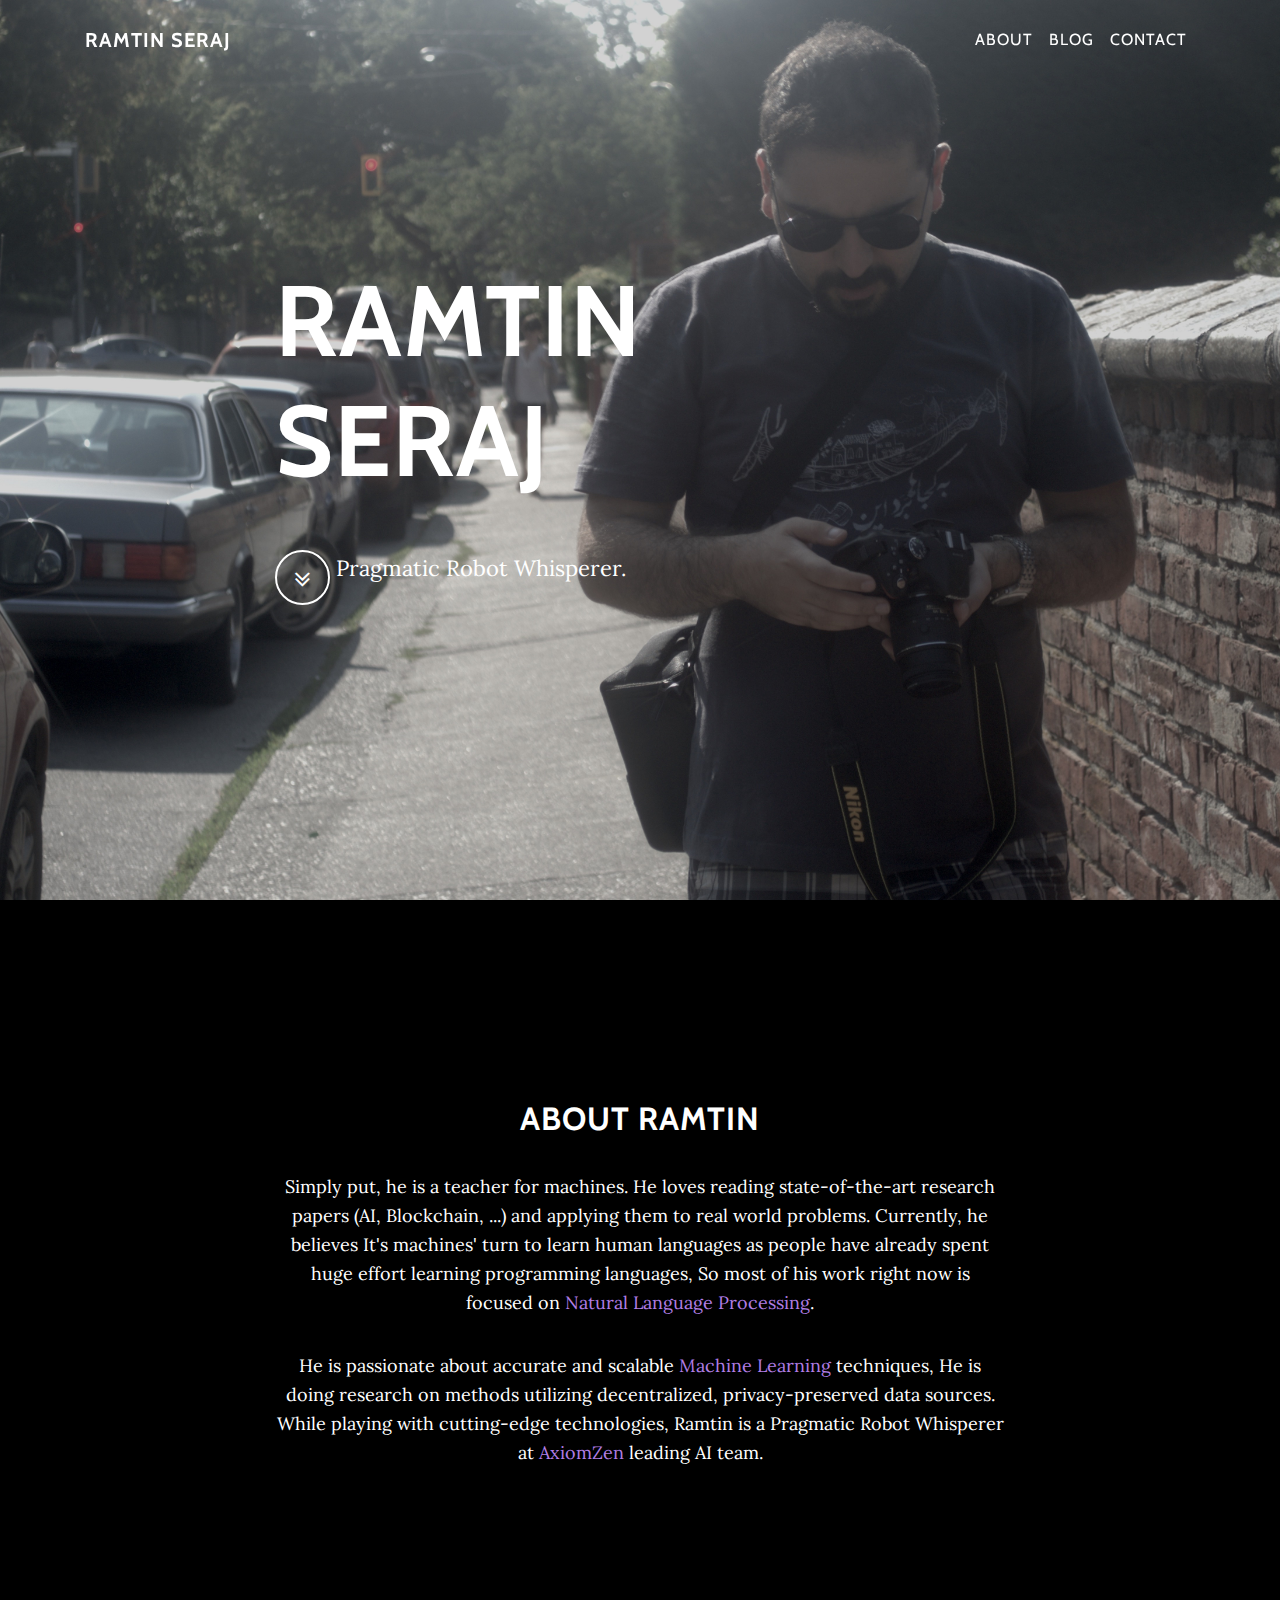
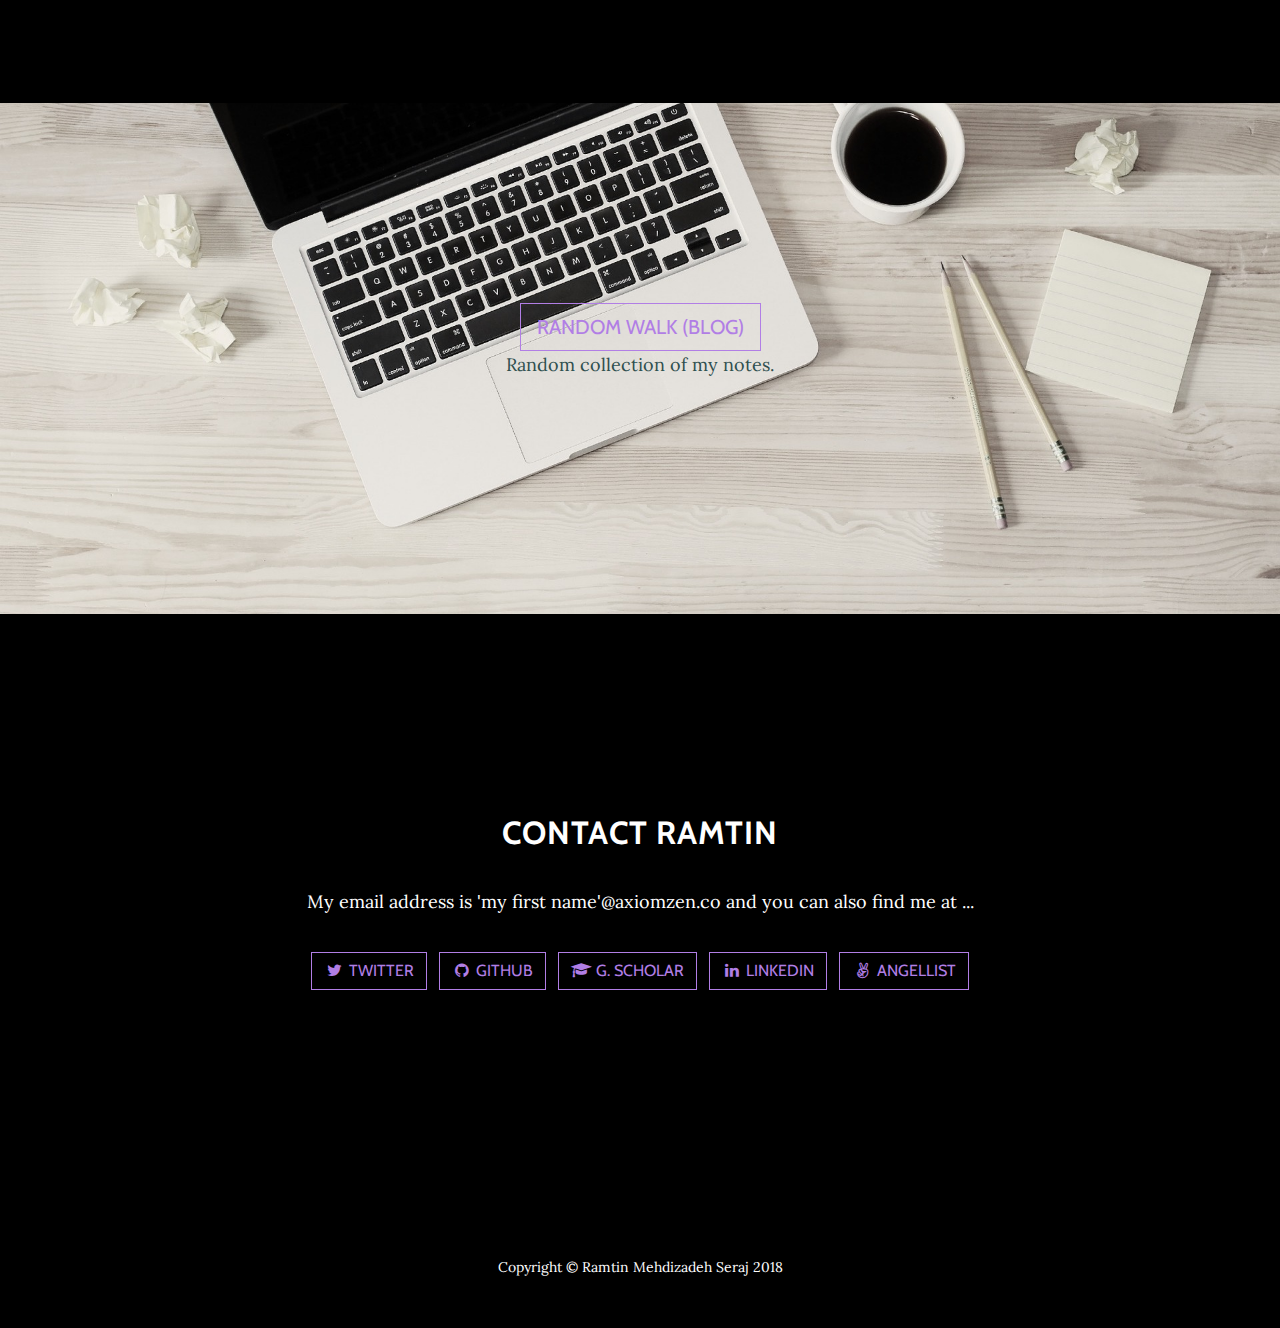
<file: index.html>
<!DOCTYPE html>
<html lang="en">

  <head>

    <meta charset="utf-8">
    <meta name="viewport" content="width=device-width, initial-scale=1, shrink-to-fit=no">
    <meta name="description" content="">
    <meta name="author" content="">

    <title>Ramtin Mehdizadeh Seraj</title>

    <!-- Bootstrap core CSS -->
    <link href="vendor/bootstrap/css/bootstrap.min.css" rel="stylesheet">

    <!-- Custom fonts for this template -->
    <link href="vendor/font-awesome/css/font-awesome.min.css" rel="stylesheet" type="text/css">
    <link href="https://fonts.googleapis.com/css?family=Lora:400,700,400italic,700italic" rel="stylesheet" type="text/css">
    <link href='https://fonts.googleapis.com/css?family=Cabin:700' rel='stylesheet' type='text/css'>

    <!-- Custom styles for this template -->
    <link href="css/grayscale.css" rel="stylesheet">

  </head>

  <body id="page-top">

    <!-- Navigation -->
    <nav class="navbar navbar-expand-lg navbar-light fixed-top" id="mainNav">
      <div class="container">
        <a class="navbar-brand js-scroll-trigger" href="#page-top">Ramtin Seraj</a>
        <button class="navbar-toggler navbar-toggler-right" type="button" data-toggle="collapse" data-target="#navbarResponsive" aria-controls="navbarResponsive" aria-expanded="false" aria-label="Toggle navigation">
          Menu
          <i class="fa fa-bars"></i>
        </button>
        <div class="collapse navbar-collapse" id="navbarResponsive">
          <ul class="navbar-nav ml-auto">
            <li class="nav-item">
              <a class="nav-link js-scroll-trigger" href="#about">About</a>
            </li>
            <li class="nav-item">
              <a class="nav-link js-scroll-trigger" href="#blog">Blog</a>
            </li>
            <li class="nav-item">
              <a class="nav-link js-scroll-trigger" href="#contact">Contact</a>
            </li>
          </ul>
        </div>
      </div>
    </nav>

    <!-- Intro Header -->
    <header class="masthead">
      <div class="intro-body">
        <div class="container">
          <div class="row">
            <div class="col-lg-8 mx-auto">
              <h1 class="brand-heading">Ramtin<br>Seraj</h1>
              <p class="intro-text">
              <a href="#about" class="btn btn-circle js-scroll-trigger">
                <i class="fa fa-angle-double-down animated"></i>
              </a>
               Pragmatic Robot Whisperer.
              </p>
            </div>
          </div>
        </div>
      </div>
    </header>

    <!-- About Section -->
    <section id="about" class="content-section text-center">
      <div class="container">
        <div class="row">
          <div class="col-lg-8 mx-auto">
            <h2>About Ramtin</h2>
            <p>Simply put, he is a teacher for machines. He loves reading state-of-the-art research papers (AI, Blockchain, ...) and applying them to real world problems. Currently, he believes It's machines' turn to learn human languages as people have already spent huge effort learning programming languages, So most of his work right now is focused on <a href="https://en.wikipedia.org/wiki/Natural-language_processing">Natural Language Processing</a>. 
            </p>
            <p>
            He is passionate about accurate and scalable <a href="https://en.wikipedia.org/wiki/Machine_learning">Machine Learning</a> techniques, He is doing research on methods utilizing decentralized, privacy-preserved data sources.
             While playing with cutting-edge technologies, Ramtin is a Pragmatic Robot Whisperer at <a href="http://axiomzen.co">AxiomZen</a> leading AI team.
             </p>
          </div>
        </div>
      </div>
    </section>

    <!-- Download Section -->
    <section id="blog" class="blog-section content-section text-center">
      <div class="container">
        <div class="col-lg-8 mx-auto">
          <a href="/random-walk" class="btn btn-default btn-lg">Random Walk (Blog)</a>
          <br>
          <p>Random collection of my notes.</p>
        </div>
      </div>
    </section>
    <!-- Contact Section -->
    <section id="contact" class="content-section text-center">
      <div class="container">
        <div class="row">
          <div class="col-lg-8 mx-auto">
            <h2>Contact Ramtin</h2>
            <p>My email address is 'my first name'@axiomzen.co and you can also find me at ... </p>
            <ul class="list-inline banner-social-buttons">
              <li class="list-inline-item">
                <a href="https://twitter.com/RamtinMehdizade" class="btn btn-default">
                  <i class="fa fa-twitter fa-fw"></i>
                  <span class="network-name">Twitter</span>
                </a>
              </li>
              <li class="list-inline-item">
                <a href="https://github.com/ramtinms" class="btn btn-default">
                  <i class="fa fa-github fa-fw"></i>
                  <span class="network-name">Github</span>
                </a>
              </li>
              <li class="list-inline-item">
                <a href="https://scholar.google.ca/citations?user=BpuPXacAAAAJ" class="btn btn-default">
                  <i class="fa fa-graduation-cap fa-fw"></i>
                  <span class="network-name">G. Scholar</span>
                </a>
              </li>
              <li class="list-inline-item">
                <a href="https://www.linkedin.com/pub/ramtin-mehdizadeh-seraj/42/44b/78a" class="btn btn-default">
                  <i class="fa fa-linkedin fa-fw"></i>
                  <span class="network-name">LinkedIn</span>
                </a>
              </li>
              <li class="list-inline-item">
                <a href="https://angel.co/ramtin" class="btn btn-default">
                  <i class="fa fa-angellist fa-fw"></i>
                  <span class="network-name">AngelList</span>
                </a>
              </li>
            </ul>
          </div>
        </div>
      </div>
    </section>

    <!-- Map Section -->
    <!--  <div id="map"></div> -->
    <!-- Footer -->
    <footer>
      <div class="container text-center">
        <p>Copyright &copy; Ramtin Mehdizadeh Seraj 2018</p>
      </div>
    </footer>

    <!-- Bootstrap core JavaScript -->
    <script src="vendor/jquery/jquery.min.js"></script>
    <script src="vendor/bootstrap/js/bootstrap.bundle.min.js"></script>

    <!-- Plugin JavaScript -->
    <script src="vendor/jquery-easing/jquery.easing.min.js"></script>

    <!-- Google Maps API Key - Use your own API key to enable the map feature. More information on the Google Maps API can be found at https://developers.google.com/maps/ -->
    <!-- <script src="https://maps.googleapis.com/maps/api/js?key=AIzaSyCRngKslUGJTlibkQ3FkfTxj3Xss1UlZDA&sensor=false"></script> -->

    <!-- Custom scripts for this template -->
    <script src="js/grayscale.min.js"></script>

  </body>

</html>
</file>
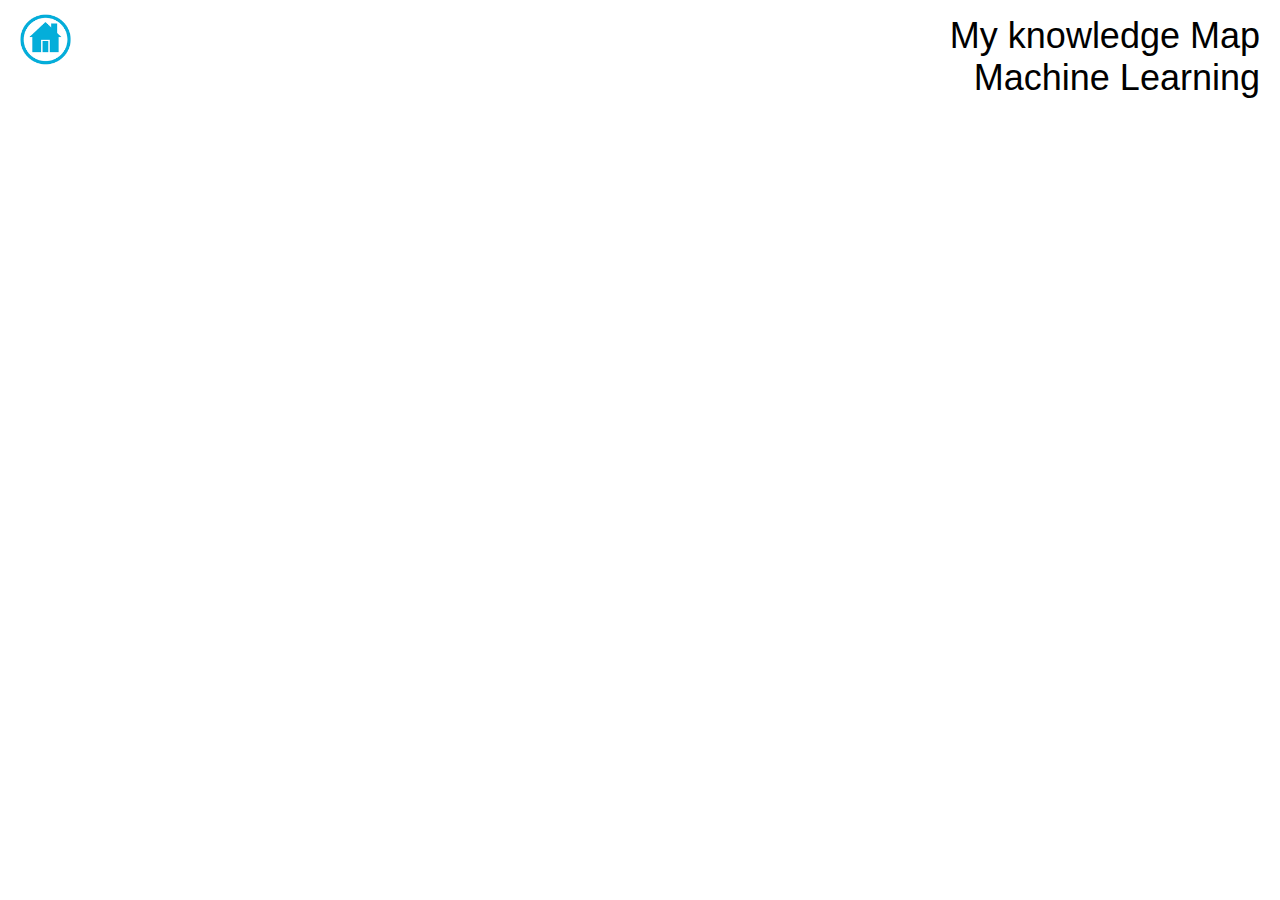
<file: ml.html>
<!DOCTYPE html>
<meta charset="utf-8">
    <link type="text/css" rel="stylesheet" href="style.css">

<style>

.node {
  cursor: pointer;
}

.node circle {
  fill: #fff;
  stroke: steelblue;
  stroke-width: 2px;
}

.node text {
  font: 10px sans-serif;
}

.link {
  fill: none;
  stroke: #ccc;
  stroke-width: 1.5px;
}

.link2 {
  fill: none;
  stroke: #fff;
  stroke-width: 1.5px;
}

</style>
<body>
   <p ><a href="http://sfu.ca/~rmehdiza"><img src="images/home.png" width="4%" hspace="20"></b></p>
<div id="footer" style="position:absolute; right:20px; top:15px;">
    My knowledge Map </br> Machine Learning 
   <!--      <div class="nytg-navBar" style="right:20px;"> -->
<!--     <ul align="left" class="nytg-navigation clearfix" style="list-style-type:none">
        <li id="expandall">Expand All</li> -->
<!--          <li id="stateButton">My working area now!</li> -->
 <!--        <li id="localButton">Local</li> 
    </ul> -->
<!--</div> -->


</div>

<script src="http://d3js.org/d3.v3.min.js"></script>
<script>

var margin = {top: 20, right: 20, bottom: 20, left: 120},
    width = 1400 - margin.right - margin.left,
    height = 1100 - margin.top - margin.bottom;
    
var i = 0,
    duration = 750,
    root;


var tree = d3.layout.tree()
    .size([height, width]);

var diagonal = d3.svg.diagonal()
    .projection(function(d) { return [d.y, d.x]; });

var svg = d3.select("body").append("svg")
    .attr("width", width + margin.right + margin.left)
    .attr("height", height + margin.top + margin.bottom)
  .append("g")
    .attr("transform", "translate(" + margin.left + "," + margin.top + ")");
  

  svg.append("circle")
    .attr("cx", 925)
    .attr("cy", 125)
    .attr("r", 5)
    .attr("width", 50)
    .attr("height", 50)
    .style("fill", "#fff")
    .style("stroke-width", "1px")
    .style("stroke", "steelblue");

  svg.append("circle")
    .attr("cx", 985)
    .attr("cy", 125)
    .attr("r", 5)
    .attr("width", 50)
    .attr("height", 50)
    .style("fill", "#fff")
    .style("stroke-width", "3px")
    .style("stroke", "steelblue");

      svg.append("circle")
    .attr("cx", 1045)
    .attr("cy", 125)
    .attr("r", 5)
    .attr("width", 50)
    .attr("height", 50)
    .style("fill", "#fff")
    .style("stroke-width", "5px")
    .style("stroke", "steelblue");

    svg.append("svg:defs")
 .append("svg:marker")
  .attr("id", "arrow")
  .attr("viewBox", "0 0 10 10")
  .attr("refX", 5)
  .attr("refY", 5)
  .attr("markerUnits", "strokeWidth")
  .attr("markerWidth", 8)
  .attr("markerHeight", 6)
  .attr("orient", "auto")
  .append("svg:path")
  .attr("d", "M 0 0 L 10 5 L 0 10 z");


svg.append("line")
 .attr ("x1",900)
 .attr ("x2",1060)
 .attr ("y1",105)
 .attr ("y2",105)
 .style ("stroke","black")
 .attr ("stroke-width",2)
 .attr ("marker-end","url(\#arrow)");

 svg.append('text').text('More Proficiency')
                .attr('x', 900)
                .attr('y', 100)
                .attr('fill', 'black')


d3.json("ml-knowledge.json", function(error, json) {
  if (error) return console.warn(error);
  root = json;
  root.x0 = height / 2;
  root.y0 = 0;

  function collapse(d) {
    if (d.children) {
      d._children = d.children;
      d._children.forEach(collapse);
      d.children = null;
    }
  }

    function toggleAll(d) {
      // console.log(d.name);
    if (d._children) {
      d._children.forEach(toggleAll);
      collapse(d);
    }
  }
 
  // root.children.forEach(toggleAll);
   root.children.forEach(collapse);
     //   toggleAll(root)


  update(root);
 

});

d3.select(self.frameElement).style("height", "800px");




function update(source) {

  // Compute the new tree layout.
  var nodes = tree.nodes(root).reverse(),
      links = tree.links(nodes);

  // Normalize for fixed-depth.
  nodes.forEach(function(d) { d.y = d.depth * 170; });

  // Update the nodes…
  var node = svg.selectAll("g.node")
      .data(nodes, function(d) { return d.id || (d.id = ++i); });

  // Enter any new nodes at the parent's previous position.
  var nodeEnter = node.enter().append("g")
      .attr("class", "node")
      .attr("transform", function(d) { return "translate(" + source.y0 + "," + source.x0 + ")"; })
      .on("click", click)
      .on("mouseover", function(d) {
      var g = d3.select(this); // The node
      // The class is used to remove the additional text later
      //TODO here
      // var infobox =g.append('rect')
      //     .classed('infobox', true)
      //    .attr("x", -30)
      //    .attr("y", -80)
      //    .attr("rx",10)
      //    .attr("ry",10)
      //    .attr("width", 80)
      //    .attr("height", 60)
      //    .style("fill","lightsteelblue" )
      //    .style("stroke","#ccc")
      //    .style("stroke-width",2)
      //    .style("opacity",0.9);

      // var info = g.append('text')
      //    .classed('info', true)
      //    .attr('x', -20)
      //    .attr('y', -50)
      //    .text('More info');
   })
  .on("mouseout", function() {
      // Remove the info text on mouse out.
      d3.select(this).select('rect.infobox').remove();
      d3.select(this).select('text.info').remove();

  });


  nodeEnter.append("circle")
      .attr("r", 1e-6)
      // .style("fill",function(d){return d.thiscolor});
      .style("fill", function(d) { return d._children ? "lightsteelblue" : "#fff"; });

  nodeEnter.append("text")
      .attr("x", function(d) { return d.children || d._children ? -10 : 10; })
      .attr("dy", ".35em")
      .attr("text-anchor", function(d) { return d.children || d._children ? "end" : "start"; })
      .text(function(d) { return d.name; })
      .style("fill-opacity", function(d){return d.myarea ? 1e-6 : 1e-3;});

  // Transition nodes to their new position.
  var nodeUpdate = node.transition()
      .duration(duration)
      .attr("transform", function(d) { return "translate(" + d.y + "," + d.x + ")"; });

  nodeUpdate.select("circle")
      .attr("r", 5.5)
      .style("stroke-width",function(d) { return d.proficiency ? d.proficiency : 1; })
      .style("fill", function(d) { return d._children ? "lightsteelblue" : "#fff"; });
      // .style("fill", function(d) { return d.thiscolor ? "lightsteelblue" : "#fff"; });


  nodeUpdate.select("text")
      .style("fill-opacity", 1);

  // Transition exiting nodes to the parent's new position.
  var nodeExit = node.exit().transition()
      .duration(duration)
      .attr("transform", function(d) { return "translate(" + source.y + "," + source.x + ")"; })
      .remove();

  nodeExit.select("circle")
      .attr("r", 1e-6);

  nodeExit.select("text")
      .style("fill-opacity", 1e-6);

  // Update the links…
  var link = svg.selectAll("path.link")
      .data(links, function(d) { return d.target.id; });

  // Enter any new links at the parent's previous position.
  link.enter().insert("path", "g")
      .attr("class", "link")
      // link2 
      .attr("d", function(d) {
        var o = {x: source.x0, y: source.y0};
        return diagonal({source: o, target: o});
      });

  // Transition links to their new position.
  link.transition()
      .duration(duration)
      .attr("d", diagonal);

  // Transition exiting nodes to the parent's new position.
  link.exit().transition()
      .duration(duration)
      .attr("d", function(d) {
        var o = {x: source.x, y: source.y};
        return diagonal({source: o, target: o});
      })
      .remove();

  // Stash the old positions for transition.
  nodes.forEach(function(d) {
    d.x0 = d.x;
    d.y0 = d.y;
  });
}

// Toggle children on click.
function click(d) {
  if (d.children) {
    d._children = d.children;
    d.children = null;
  } else {
    d.children = d._children;
    d._children = null;
  }
  update(d);
}

</script>
<script>
  (function(i,s,o,g,r,a,m){i['GoogleAnalyticsObject']=r;i[r]=i[r]||function(){
  (i[r].q=i[r].q||[]).push(arguments)},i[r].l=1*new Date();a=s.createElement(o),
  m=s.getElementsByTagName(o)[0];a.async=1;a.src=g;m.parentNode.insertBefore(a,m)
  })(window,document,'script','//www.google-analytics.com/analytics.js','ga');

  ga('create', 'UA-51239717-2', 'auto');
  ga('send', 'pageview');

</script>
</file>
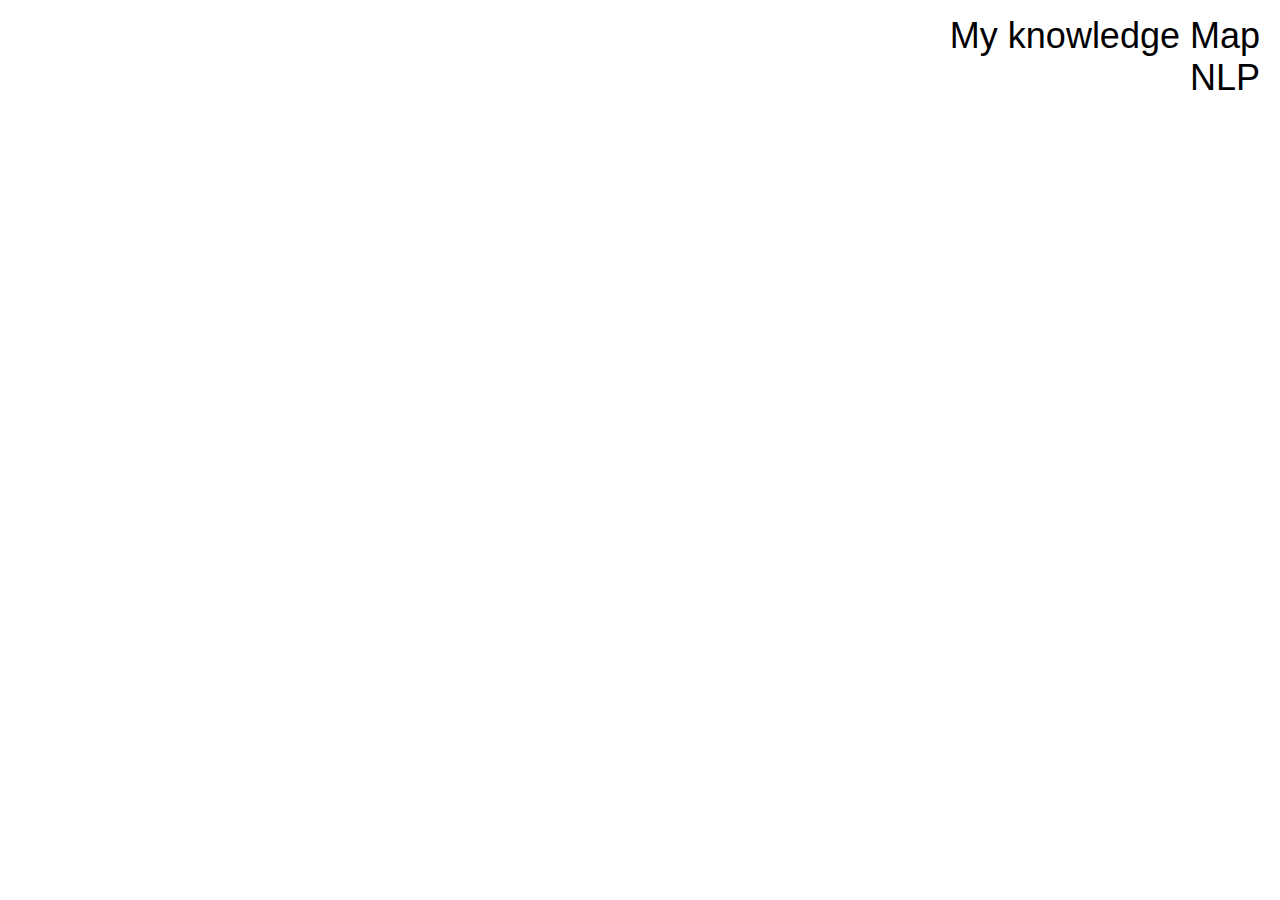
<file: nlp.html>
<!DOCTYPE html>
<meta charset="utf-8">
    <link type="text/css" rel="stylesheet" href="style.css">

<style>

.node {
  cursor: pointer;
}

.node circle {
  fill: #fff;
  stroke: steelblue;
  stroke-width: 2px;
}

.node text {
  font: 10px sans-serif;
}

.link {
  fill: none;
  stroke: #ccc;
  stroke-width: 1.5px;
}

.link2 {
  fill: none;
  stroke: #fff;
  stroke-width: 1.5px;
}

</style>
<body>
<div id="footer" style="position:absolute; right:20px; top:15px;">
    My knowledge Map </br> NLP 
   <!--      <div class="nytg-navBar" style="left:20px;">
    <ul class="nytg-navigation clearfix" style="list-style-type:none">
        <li id="expandall">Expand All</li>
         <li id="stateButton">My working area now!</li>
        <li id="localButton">Local</li> 
    </ul>
</div> -->


</div>

<script src="http://d3js.org/d3.v3.min.js"></script>
<script>

var margin = {top: 20, right: 20, bottom: 20, left: 120},
    width = 1400 - margin.right - margin.left,
    height = 1100 - margin.top - margin.bottom;
    
var i = 0,
    duration = 750,
    root;


var tree = d3.layout.tree()
    .size([height, width]);

var diagonal = d3.svg.diagonal()
    .projection(function(d) { return [d.y, d.x]; });

var svg = d3.select("body").append("svg")
    .attr("width", width + margin.right + margin.left)
    .attr("height", height + margin.top + margin.bottom)
  .append("g")
    .attr("transform", "translate(" + margin.left + "," + margin.top + ")");
  

  svg.append("circle")
    .attr("cx", 925)
    .attr("cy", 125)
    .attr("r", 5)
    .attr("width", 50)
    .attr("height", 50)
    .style("fill", "#fff")
    .style("stroke-width", "1px")
    .style("stroke", "steelblue");

  svg.append("circle")
    .attr("cx", 985)
    .attr("cy", 125)
    .attr("r", 5)
    .attr("width", 50)
    .attr("height", 50)
    .style("fill", "#fff")
    .style("stroke-width", "3px")
    .style("stroke", "steelblue");

      svg.append("circle")
    .attr("cx", 1045)
    .attr("cy", 125)
    .attr("r", 5)
    .attr("width", 50)
    .attr("height", 50)
    .style("fill", "#fff")
    .style("stroke-width", "5px")
    .style("stroke", "steelblue");

    svg.append("svg:defs")
 .append("svg:marker")
  .attr("id", "arrow")
  .attr("viewBox", "0 0 10 10")
  .attr("refX", 5)
  .attr("refY", 5)
  .attr("markerUnits", "strokeWidth")
  .attr("markerWidth", 8)
  .attr("markerHeight", 6)
  .attr("orient", "auto")
  .append("svg:path")
  .attr("d", "M 0 0 L 10 5 L 0 10 z");


svg.append("line")
 .attr ("x1",900)
 .attr ("x2",1060)
 .attr ("y1",105)
 .attr ("y2",105)
 .style ("stroke","black")
 .attr ("stroke-width",2)
 .attr ("marker-end","url(\#arrow)");

 svg.append('text').text('More Proficiency')
                .attr('x', 900)
                .attr('y', 100)
                .attr('fill', 'black')


d3.json("nlp-knowledge.json", function(error, json) {
  if (error) return console.warn(error);
  root = json;
  root.x0 = height / 2;
  root.y0 = 0;

  function collapse(d) {
    if (d.children) {
      d._children = d.children;
      d._children.forEach(collapse);
      d.children = null;
    }
  }

    function toggleAll(d) {
      // console.log(d.name);
    if (d._children) {
      d._children.forEach(toggleAll);
      collapse(d);
    }
  }
 
  // root.children.forEach(toggleAll);
   root.children.forEach(collapse);
     //   toggleAll(root)


  update(root);
 

});

d3.select(self.frameElement).style("height", "800px");




function update(source) {

  // Compute the new tree layout.
  var nodes = tree.nodes(root).reverse(),
      links = tree.links(nodes);

  // Normalize for fixed-depth.
  nodes.forEach(function(d) { d.y = d.depth * 170; });

  // Update the nodes…
  var node = svg.selectAll("g.node")
      .data(nodes, function(d) { return d.id || (d.id = ++i); });

  // Enter any new nodes at the parent's previous position.
  var nodeEnter = node.enter().append("g")
      .attr("class", "node")
      .attr("transform", function(d) { return "translate(" + source.y0 + "," + source.x0 + ")"; })
      .on("click", click)
      .on("mouseover", function(d) {
      var g = d3.select(this); // The node
      // The class is used to remove the additional text later
      //TODO here
      // var infobox =g.append('rect')
      //     .classed('infobox', true)
      //    .attr("x", -30)
      //    .attr("y", -80)
      //    .attr("rx",10)
      //    .attr("ry",10)
      //    .attr("width", 80)
      //    .attr("height", 60)
      //    .style("fill","lightsteelblue" )
      //    .style("stroke","#ccc")
      //    .style("stroke-width",2)
      //    .style("opacity",0.9);

      // var info = g.append('text')
      //    .classed('info', true)
      //    .attr('x', -20)
      //    .attr('y', -50)
      //    .text('More info');
   })
  .on("mouseout", function() {
      // Remove the info text on mouse out.
      d3.select(this).select('rect.infobox').remove();
      d3.select(this).select('text.info').remove();

  });


  nodeEnter.append("circle")
      .attr("r", 1e-6)
      // .style("fill",function(d){return d.thiscolor});
      .style("fill", function(d) { return d._children ? "lightsteelblue" : "#fff"; });

  nodeEnter.append("text")
      .attr("x", function(d) { return d.children || d._children ? -10 : 10; })
      .attr("dy", ".35em")
      .attr("text-anchor", function(d) { return d.children || d._children ? "end" : "start"; })
      .text(function(d) { return d.name; })
      .style("fill-opacity", function(d){return d.myarea ? 1e-6 : 1e-3;});

  // Transition nodes to their new position.
  var nodeUpdate = node.transition()
      .duration(duration)
      .attr("transform", function(d) { return "translate(" + d.y + "," + d.x + ")"; });

  nodeUpdate.select("circle")
      .attr("r", 5.5)
      .style("stroke-width",function(d) { return d.proficiency ? d.proficiency : 1; })
      .style("fill", function(d) { return d._children ? "lightsteelblue" : "#fff"; });
      // .style("fill", function(d) { return d.thiscolor ? "lightsteelblue" : "#fff"; });


  nodeUpdate.select("text")
      .style("fill-opacity", 1);

  // Transition exiting nodes to the parent's new position.
  var nodeExit = node.exit().transition()
      .duration(duration)
      .attr("transform", function(d) { return "translate(" + source.y + "," + source.x + ")"; })
      .remove();

  nodeExit.select("circle")
      .attr("r", 1e-6);

  nodeExit.select("text")
      .style("fill-opacity", 1e-6);

  // Update the links…
  var link = svg.selectAll("path.link")
      .data(links, function(d) { return d.target.id; });

  // Enter any new links at the parent's previous position.
  link.enter().insert("path", "g")
      .attr("class", "link")
      // link2 
      .attr("d", function(d) {
        var o = {x: source.x0, y: source.y0};
        return diagonal({source: o, target: o});
      });

  // Transition links to their new position.
  link.transition()
      .duration(duration)
      .attr("d", diagonal);

  // Transition exiting nodes to the parent's new position.
  link.exit().transition()
      .duration(duration)
      .attr("d", function(d) {
        var o = {x: source.x, y: source.y};
        return diagonal({source: o, target: o});
      })
      .remove();

  // Stash the old positions for transition.
  nodes.forEach(function(d) {
    d.x0 = d.x;
    d.y0 = d.y;
  });
}

// Toggle children on click.
function click(d) {
  if (d.children) {
    d._children = d.children;
    d.children = null;
  } else {
    d.children = d._children;
    d._children = null;
  }
  update(d);
}

</script>
</file>
<file: css/grayscale.css>
body {
  font-family: 'Lora', 'Helvetica Neue', Helvetica, Arial, sans-serif;
  position: relative;
  width: 100%;
  height: 100%;
  color: white;
  background-color: black;
}

html {
  width: 100%;
  height: 100%;
}

h1,
h2,
h3,
h4,
h5,
h6 {
  font-family: 'Cabin', 'Helvetica Neue', Helvetica, Arial, sans-serif;
  font-weight: 700;
  margin: 0 0 35px;
  letter-spacing: 1px;
  text-transform: uppercase;
}

p {
  font-size: 16px;
  line-height: 1.5;
  margin: 0 0 25px;
}

@media (min-width: 768px) {
  p {
    font-size: 18px;
    line-height: 1.6;
    margin: 0 0 35px;
  }
}

a {
  -webkit-transition: all 0.2s ease-in-out;
  -moz-transition: all 0.2s ease-in-out;
  transition: all 0.2s ease-in-out;
  color: #b17ee5;
}

a:focus, a:hover {
  text-decoration: none;
  color: #9d42ff;
}

#mainNav {
  font-family: 'Cabin', 'Helvetica Neue', Helvetica, Arial, sans-serif;
  margin-bottom: 0;
  text-transform: uppercase;
  border-bottom: 1px solid rgba(255, 255, 255, 0.3);
  background-color: black;
}

#mainNav .navbar-toggler {
  font-size: 14px;
  padding: 11px;
  color: white;
  border: 1px solid white;
}

#mainNav .navbar-brand {
  font-weight: 700;
}

#mainNav a {
  color: white;
}

#mainNav .navbar-nav .nav-item {
  -webkit-transition: background 0.3s ease-in-out;
  -moz-transition: background 0.3s ease-in-out;
  transition: background 0.3s ease-in-out;
}

#mainNav .navbar-nav .nav-item:hover {
  color: fade(white, 80%);
  outline: none;
  background-color: transparent;
}

#mainNav .navbar-nav .nav-item:active, #mainNav .navbar-nav .nav-item:focus {
  outline: none;
  background-color: transparent;
}

@media (min-width: 992px) {
  #mainNav {
    padding-top: 20px;
    padding-bottom: 20px;
    -webkit-transition: background 0.3s ease-in-out, padding-top 0.3s ease-in-out, padding-bottom 0.3s;
    -moz-transition: background 0.3s ease-in-out, padding-top 0.3s ease-in-out, padding-bottom 0.3s;
    transition: background 0.3s ease-in-out, padding-top 0.3s ease-in-out, padding-bottom 0.3s;
    letter-spacing: 1px;
    border-bottom: none;
    background: transparent;
  }
  #mainNav.navbar-shrink {
    padding-top: 10px;
    padding-bottom: 10px;
    border-bottom: 1px solid rgba(255, 255, 255, 0.3);
    background: black;
  }
  #mainNav .nav-link.active {
    outline: none;
    background-color: rgba(255, 255, 255, 0.3);
  }
  #mainNav .nav-link.active:hover {
    color: white;
  }
}

.masthead {
  display: table;
  width: 100%;
  height: auto;
  padding: 200px 0;
  text-align: center;
  color: white;
  background: url("../img/intro-bg.jpg") no-repeat top center scroll;
  background-color: black;
  -webkit-background-size: cover;
  -moz-background-size: cover;
  -o-background-size: cover;
  background-size: cover;
}

.masthead .intro-body {
  display: table-cell;
  vertical-align: middle;
}

.masthead .intro-body .brand-heading {
  font-size: 50px;
  text-align: left;
}

.masthead .intro-body .intro-text {
  font-size: 18px;
}

@media (min-width: 768px) {
  .masthead {
    height: 100%;
    padding: 0;
  }
  .masthead .intro-body .brand-heading {
    font-size: 100px;
  }
  .masthead .intro-body .intro-text {
    font-size: 22px;
    text-align: left;
  }
}

.btn-circle {
  font-size: 26px;
  width: 55px;
  height: 55px;
  margin-top: 15px;
  line-height: 45px;
  -webkit-transition: background 0.3s ease-in-out;
  -moz-transition: background 0.3s ease-in-out;
  transition: background 0.3s ease-in-out;
  color: white;
  border: 2px solid white;
  border-radius: 100% !important;
  background: transparent;
}

.btn-circle:focus, .btn-circle:hover {
  color: white;
  outline: none;
  background: rgba(255, 255, 255, 0.1);
}

.content-section {
  padding-top: 150px;
  padding-bottom: 150px;
}

.blog-section {
  color: darkslategrey;
  background: url("../img/blog-bg.jpg") no-repeat center center scroll;
  background-color: black;
  -webkit-background-size: cover;
  -moz-background-size: cover;
  -o-background-size: cover;
  background-size: cover;
}

#map {
  width: 100%;
  height: 300px;
}

@media (min-width: 992px) {
  .content-section {
    padding-top: 200px;
    padding-bottom: 200px;
  }
  #map {
    height: 350px;
  }
}

.btn {
  font-family: 'Cabin', 'Helvetica Neue', Helvetica, Arial, sans-serif;
  font-weight: 400;
  -webkit-transition: all 0.3s ease-in-out;
  -moz-transition: all 0.3s ease-in-out;
  transition: all 0.3s ease-in-out;
  text-transform: uppercase;
  border-radius: 0;
}

.btn-default {
  color: #b17ee5;
  border: 1px solid #b17ee5;
  background-color: transparent;
}

.btn-default:focus, .btn-default:hover {
  color: black;
  border: 1px solid #b17ee5;
  outline: none;
  background-color: #b17ee5;
}

ul.banner-social-buttons {
  margin-top: 0;
}

@media (max-width: 1199px) {
  ul.banner-social-buttons {
    margin-top: 15px;
  }
}

@media (max-width: 767px) {
  ul.banner-social-buttons li {
    display: block;
    margin-bottom: 20px;
    padding: 0;
  }
  ul.banner-social-buttons li:last-child {
    margin-bottom: 0;
  }
}

footer {
  padding: 50px 0;
}

footer p {
  font-size: 14px;
  margin: 0;
}

::-moz-selection {
  background: #fcfcfc;
  background: rgba(255, 255, 255, 0.2);
  text-shadow: none;
}

::selection {
  background: #fcfcfc;
  background: rgba(255, 255, 255, 0.2);
  text-shadow: none;
}

img::selection {
  background: transparent;
}

img::-moz-selection {
  background: transparent;
}
</file>
<file: style.css>
body {
    overflow: auto;
    margin: 0;
    font-size: 14px;
    font-family: "Helvetica Neue", Helvetica;
}

#chart, #header, #footer {
    position: absolute;
    top: 0;
}

#header, #footer {
    z-index: 1;
    display: block;
    font-size: 36px;
    font-weight: 300;
    text-shadow: 0 1px 0 #fff;
}

#header.inverted, #footer.inverted {
    color: #fff;
    text-shadow: 0 1px 4px #000;
}

#header {
    top: 80px;
    left: 140px;
    width: 1000px;
}

#footer {
    top: 680px;
    right: 140px;
    text-align: right;
}

rect {
    fill: none;
    pointer-events: all;
}

pre {
    font-size: 18px;
}

line {
    stroke: #000;
    stroke-width: 1.5px;
}

.string, .regexp {
    color: #f39;
}

.keyword {
    color: #00c;
}

.comment {
    color: #777;
    font-style: oblique;
}

.number {
    color: #369;
}

.class, .special {
    color: #1181B8;
}

a:link, a:visited {
    color: #000;
    text-decoration: none;
}

a:hover {
    color: #666;
}

.hint {
    position: absolute;
    right: 0;
    width: 1280px;
    font-size: 12px;
    color: #999;
}


.node circle {
    cursor: pointer;
    stroke-width: 1.5px;
}

.node text {
    font-size: 12px;
}

path.link {
    fill: none;
    stroke: #ccc;
    stroke-width: 1.5px;
}

div.tooltip {
    position: absolute;			/* reference for measurement */
    text-align: left;
    pointer-events: none;			/* 'none' tells the mouse to ignore the rectangle */
    background: #FFFFEF;
    width: 400px;
    height: 165px;
    padding: 10px;
    border: 1px solid #D5D5D5;
    font-family: arial,helvetica,sans-serif;
    position: absolute;
    font-size: 1.1em;
    color: #333;
    padding: 10px;
    border-radius: 3px;
    background: rgba(255,255,255,0.9);
    color: #000;
    box-shadow: 0 1px 5px rgba(0,0,0,0.4);
    -moz-box-shadow: 0 1px 5px rgba(0,0,0,0.4);
    border:1px solid rgba(200,200,200,0.85);
}

div.tooltipTail {
    position: absolute;
    left:-7px;
    top: 72px;
    width: 7px;
    height: 13px;
    background: url("images/tail_white.png") 50% 0%;
}

div.toolTipBody {
    position:absolute;
    height:100px;
    width:230px;
}

div.header {
    text-transform: uppercase;
    text-align: left;
    font-size: 14px;
    margin-bottom: 2px;
    color:#666;
    text-align:center;

}

div.header-rule{
    height:1px;
    margin:1px auto 3px;
    margin-top:7px;
    margin-bottom:7px;
    background:#ddd;
    width:125px;
}

div.header1{
    text-transform: uppercase;
    text-align: left;
    font-size: 12px;
    margin-bottom: 2px;
    color:#333;
    text-align:center;
}

div.header2{
    color:#000;
    /*   text-transform:uppercase;*/
    font-size: 11px;
    text-align:center;
    font-style:italic;
}

div.header3 {
    text-align: left;
    font-size: 11px;
    /*  width:170px;*/
    text-align:center;
}

div.header4 {
    /*  position:absolute;*/
    text-align:center;
    right:10px;
    top:28px;
    font-size: 16px;
    /*  width:100px;*/
    text-align:center;
    overflow:hidden;
    font-weight:bold;
}

/* Navigation */
.nytg-navBar {
    border-top: solid 1px #DDD;
    padding: 15px 0 0;
    margin: 0 10px;
    z-index: 100;
    position: absolute;
    width: 950px;
}


.nytg-navigation {

}
.nytg-navigation li {
    color: #999;
    font-size: 14px;
    cursor: pointer;
    float: left;
    padding: 10px 18px;
    border-top: solid 1px #CCC;
    border-bottom: solid 1px #CCC;
    border-left: solid 1px #CCC;
    background: #f9f9f9;
    margin: 0 0;
}

.nytg-navigation li:first-of-type{
    border-radius: 4px 0 0 4px;
}
.nytg-navigation li:last-of-type{

    border-right: solid 1px #CCC;
    border-radius: 0 4px 4px 0;
}
.nytg-navigation li.selected {
    color: #000;
    background: #e9e9e9;
    border-color: #AAA;
    box-shadow: inset 0px 0px 4px rgba(0,0,0,0.2);
}

.nytg-navigation li.selected {
    color: #000;
    background: #e9e9e9;
    border-color: #AAA;
    box-shadow: inset 0px 0px 4px rgba(0,0,0,0.2);
}

div.selected {
    color: #000;
    background: #e9e9e9;
    border-color: #AAA;
    box-shadow: inset 0px 0px 4px rgba(0,0,0,0.2);
    padding-bottom:10px;
}
</file>
